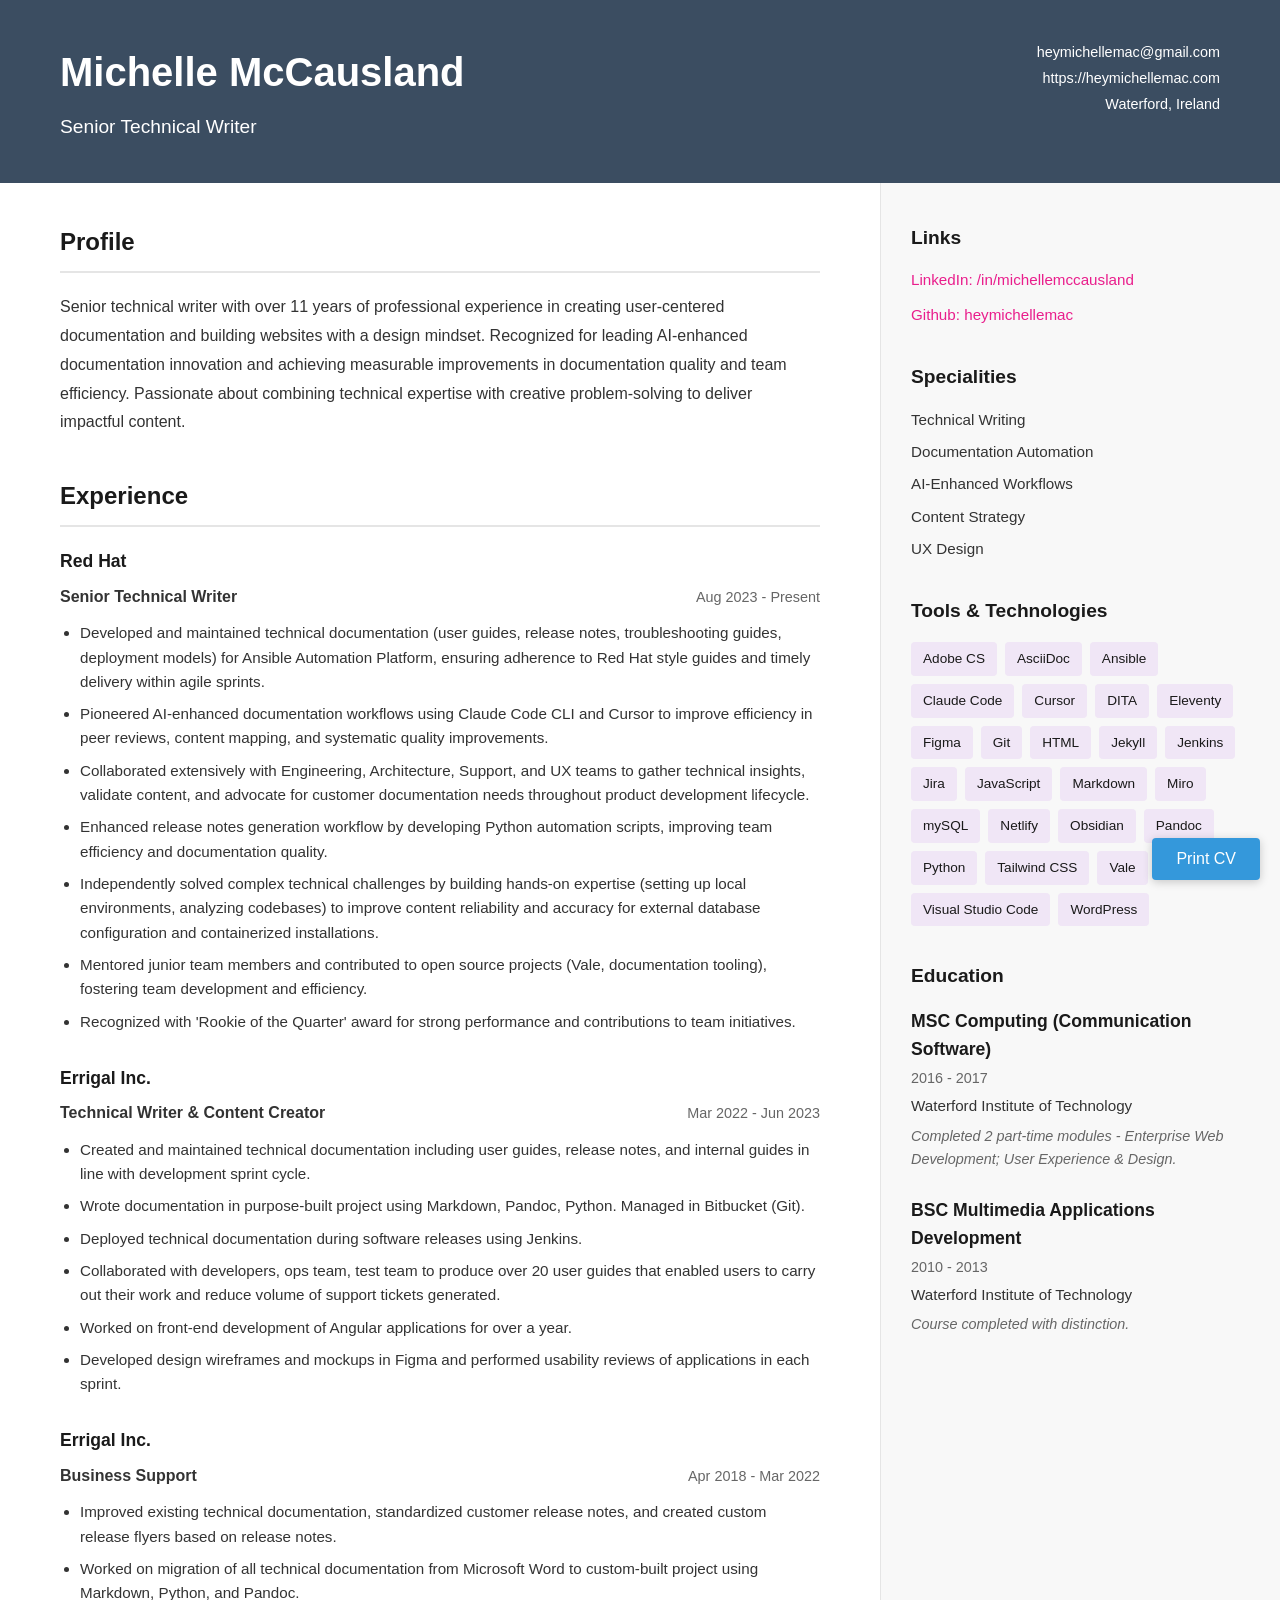
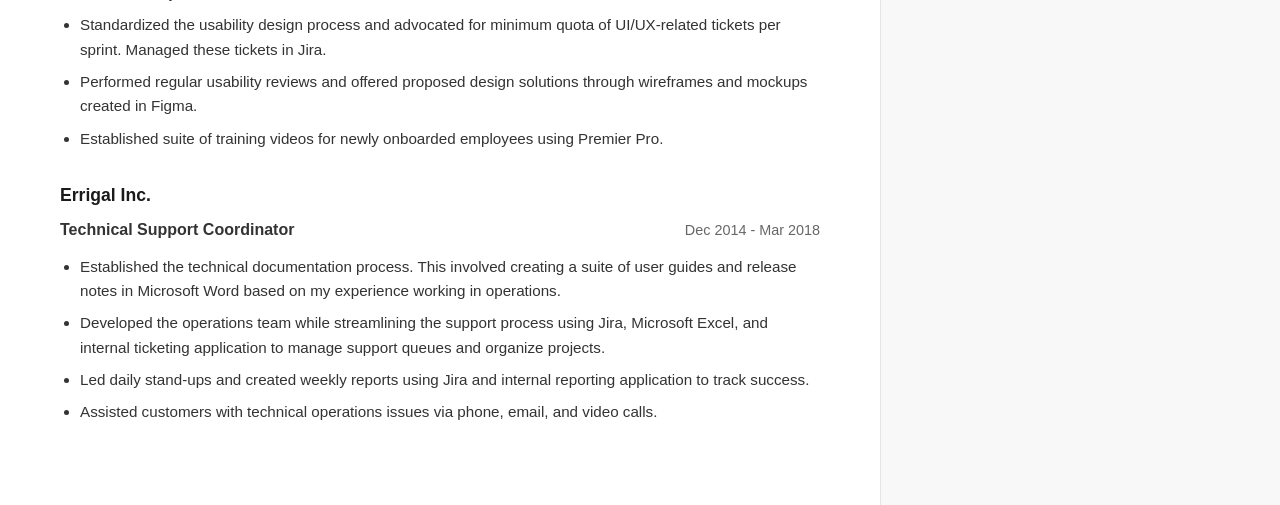
<file: index.html>
<!DOCTYPE html>
<html lang="en">
<head>
    <meta charset="UTF-8">
    <meta name="viewport" content="width=device-width, initial-scale=1.0">
    <meta name="description" content="Michelle McCausland - Senior Technical Writer">
    <title>Michelle McCausland - CV</title>
    <link rel="stylesheet" href="css/style.css">
</head>
<body>
    <!-- Header Section -->
    <header class="header">
        <div class="header-content">
            <h1 class="name">Michelle McCausland</h1>
            <p class="title">Senior Technical Writer</p>
        </div>
        <div class="header-contact">
            
            <p>heymichellemac@gmail.com</p>
            
            
            <p>https://heymichellemac.com</p>
            
            
            <p>Waterford, Ireland</p>
            
        </div>
    </header>

    <div class="main-container">
        <!-- Main Content -->
        <main class="main-content">

            <!-- Profile Section -->
            
            <section class="section">
                <h2 class="section-title">Profile</h2>
                <p class="summary-text">Senior technical writer with over 11 years of professional experience in creating user-centered documentation and building websites with a design mindset. Recognized for leading AI-enhanced documentation innovation and achieving measurable improvements in documentation quality and team efficiency. Passionate about combining technical expertise with creative problem-solving to deliver impactful content.
</p>
            </section>
            

            <!-- Experience Section -->
            
            <section class="section">
                <h2 class="section-title">Experience</h2>
                
                <div class="experience-item">
                    <h3 class="company-name">Red Hat</h3>
                    <div class="job-header">
                        <strong class="job-role">Senior Technical Writer</strong>
                        <span class="job-dates">Aug 2023 - Present</span>
                    </div>
                    
                    <ul class="job-description">
                        
                        <li>Developed and maintained technical documentation (user guides, release notes, troubleshooting guides, deployment models) for Ansible Automation Platform, ensuring adherence to Red Hat style guides and timely delivery within agile sprints.</li>
                        
                        <li>Pioneered AI-enhanced documentation workflows using Claude Code CLI and Cursor to improve efficiency in peer reviews, content mapping, and systematic quality improvements.</li>
                        
                        <li>Collaborated extensively with Engineering, Architecture, Support, and UX teams to gather technical insights, validate content, and advocate for customer documentation needs throughout product development lifecycle.</li>
                        
                        <li>Enhanced release notes generation workflow by developing Python automation scripts, improving team efficiency and documentation quality.</li>
                        
                        <li>Independently solved complex technical challenges by building hands-on expertise (setting up local environments, analyzing codebases) to improve content reliability and accuracy for external database configuration and containerized installations.</li>
                        
                        <li>Mentored junior team members and contributed to open source projects (Vale, documentation tooling), fostering team development and efficiency.</li>
                        
                        <li>Recognized with 'Rookie of the Quarter' award for strong performance and contributions to team initiatives.</li>
                        
                    </ul>
                    
                </div>
                
                <div class="experience-item">
                    <h3 class="company-name">Errigal Inc.</h3>
                    <div class="job-header">
                        <strong class="job-role">Technical Writer & Content Creator</strong>
                        <span class="job-dates">Mar 2022 - Jun 2023</span>
                    </div>
                    
                    <ul class="job-description">
                        
                        <li>Created and maintained technical documentation including user guides, release notes, and internal guides in line with development sprint cycle.</li>
                        
                        <li>Wrote documentation in purpose-built project using Markdown, Pandoc, Python. Managed in Bitbucket (Git).</li>
                        
                        <li>Deployed technical documentation during software releases using Jenkins.</li>
                        
                        <li>Collaborated with developers, ops team, test team to produce over 20 user guides that enabled users to carry out their work and reduce volume of support tickets generated.</li>
                        
                        <li>Worked on front-end development of Angular applications for over a year.</li>
                        
                        <li>Developed design wireframes and mockups in Figma and performed usability reviews of applications in each sprint.</li>
                        
                    </ul>
                    
                </div>
                
                <div class="experience-item">
                    <h3 class="company-name">Errigal Inc.</h3>
                    <div class="job-header">
                        <strong class="job-role">Business Support</strong>
                        <span class="job-dates">Apr 2018 - Mar 2022</span>
                    </div>
                    
                    <ul class="job-description">
                        
                        <li>Improved existing technical documentation, standardized customer release notes, and created custom release flyers based on release notes.</li>
                        
                        <li>Worked on migration of all technical documentation from Microsoft Word to custom-built project using Markdown, Python, and Pandoc.</li>
                        
                        <li>Standardized the usability design process and advocated for minimum quota of UI/UX-related tickets per sprint. Managed these tickets in Jira.</li>
                        
                        <li>Performed regular usability reviews and offered proposed design solutions through wireframes and mockups created in Figma.</li>
                        
                        <li>Established suite of training videos for newly onboarded employees using Premier Pro.</li>
                        
                    </ul>
                    
                </div>
                
                <div class="experience-item">
                    <h3 class="company-name">Errigal Inc.</h3>
                    <div class="job-header">
                        <strong class="job-role">Technical Support Coordinator</strong>
                        <span class="job-dates">Dec 2014 - Mar 2018</span>
                    </div>
                    
                    <ul class="job-description">
                        
                        <li>Established the technical documentation process. This involved creating a suite of user guides and release notes in Microsoft Word based on my experience working in operations.</li>
                        
                        <li>Developed the operations team while streamlining the support process using Jira, Microsoft Excel, and internal ticketing application to manage support queues and organize projects.</li>
                        
                        <li>Led daily stand-ups and created weekly reports using Jira and internal reporting application to track success.</li>
                        
                        <li>Assisted customers with technical operations issues via phone, email, and video calls.</li>
                        
                    </ul>
                    
                </div>
                
            </section>
            
        </main>

        <!-- Sidebar -->
        <aside class="sidebar">
            <!-- Links Section -->
            <section class="sidebar-section">
                <h2 class="sidebar-title">Links</h2>
                
                <a href="https://www.linkedin.com/in/michellemccausland/" target="_blank" class="sidebar-link">LinkedIn: /in/michellemccausland</a>
                
                
                <a href="https://github.com/heymichellemac" target="_blank" class="sidebar-link">Github: heymichellemac</a>
                
            </section>

            <!-- Specialities Section -->
            
            <section class="sidebar-section">
                <h2 class="sidebar-title">Specialities</h2>
                <ul class="sidebar-list">
                    
                    <li>Technical Writing</li>
                    
                    <li>Documentation Automation</li>
                    
                    <li>AI-Enhanced Workflows</li>
                    
                    <li>Content Strategy</li>
                    
                    <li>UX Design</li>
                    
                </ul>
            </section>
            

            <!-- Tools & Technologies Section -->
            
            <section class="sidebar-section">
                <h2 class="sidebar-title">Tools & Technologies</h2>
                <div class="tools-grid">
                    
                    <span class="tool-tag">Adobe CS</span>
                    
                    <span class="tool-tag">AsciiDoc</span>
                    
                    <span class="tool-tag">Ansible</span>
                    
                    <span class="tool-tag">Claude Code</span>
                    
                    <span class="tool-tag">Cursor</span>
                    
                    <span class="tool-tag">DITA</span>
                    
                    <span class="tool-tag">Eleventy</span>
                    
                    <span class="tool-tag">Figma</span>
                    
                    <span class="tool-tag">Git</span>
                    
                    <span class="tool-tag">HTML</span>
                    
                    <span class="tool-tag">Jekyll</span>
                    
                    <span class="tool-tag">Jenkins</span>
                    
                    <span class="tool-tag">Jira</span>
                    
                    <span class="tool-tag">JavaScript</span>
                    
                    <span class="tool-tag">Markdown</span>
                    
                    <span class="tool-tag">Miro</span>
                    
                    <span class="tool-tag">mySQL</span>
                    
                    <span class="tool-tag">Netlify</span>
                    
                    <span class="tool-tag">Obsidian</span>
                    
                    <span class="tool-tag">Pandoc</span>
                    
                    <span class="tool-tag">Python</span>
                    
                    <span class="tool-tag">Tailwind CSS</span>
                    
                    <span class="tool-tag">Vale</span>
                    
                    <span class="tool-tag">Visual Studio Code</span>
                    
                    <span class="tool-tag">WordPress</span>
                    
                </div>
            </section>
            

            <!-- Education Section -->
            
            <section class="sidebar-section">
                <h2 class="sidebar-title">Education</h2>
                
                <div class="education-item">
                    <h3 class="degree-name">MSC Computing (Communication Software)</h3>
                    <p class="education-dates">2016 - 2017</p>
                    <p class="institution-name">Waterford Institute of Technology</p>
                    
                    <p class="education-details">Completed 2 part-time modules - Enterprise Web Development; User Experience & Design.</p>
                    
                </div>
                
                <div class="education-item">
                    <h3 class="degree-name">BSC Multimedia Applications Development</h3>
                    <p class="education-dates">2010 - 2013</p>
                    <p class="institution-name">Waterford Institute of Technology</p>
                    
                    <p class="education-details">Course completed with distinction.</p>
                    
                </div>
                
            </section>
            
        </aside>
    </div>

    <script src="js/main.js"></script>
</body>
</html>
</file>
<file: css/style.css>
/* Reset and Base Styles */
* {
    margin: 0;
    padding: 0;
    box-sizing: border-box;
}

:root {
    --header-bg: #3b4d61;
    --primary-color: #1a1a1a;
    --accent-pink: #e91e8c;
    --text-color: #333;
    --text-light: #666;
    --border-color: #e5e5e5;
    --background: #ffffff;
    --sidebar-bg: #f8f8f8;
    --tag-bg: #f0e6f6;
}

body {
    font-family: -apple-system, BlinkMacSystemFont, 'Segoe UI', Roboto, 'Helvetica Neue', Arial, sans-serif;
    line-height: 1.6;
    color: var(--text-color);
    background: var(--background);
    margin: 0;
    padding: 0;
}

/* Header Styles */
.header {
    background: var(--header-bg);
    color: white;
    padding: 40px 60px;
    display: flex;
    justify-content: space-between;
    align-items: flex-start;
}

.header-content {
    flex: 1;
}

.name {
    font-size: 2.5rem;
    font-weight: 700;
    margin-bottom: 8px;
    color: white;
}

.title {
    font-size: 1.2rem;
    font-weight: 300;
    color: white;
    margin: 0;
}

.header-contact {
    text-align: right;
    font-size: 0.9rem;
    line-height: 1.8;
}

.header-contact p {
    margin: 0;
    color: white;
}

/* Main Container with Two-Column Layout */
.main-container {
    display: grid;
    grid-template-columns: 1fr 400px;
    max-width: 1400px;
    margin: 0 auto;
    gap: 0;
}

/* Main Content Area */
.main-content {
    padding: 40px 60px;
    background: white;
}

/* Sidebar */
.sidebar {
    background: var(--sidebar-bg);
    padding: 40px 30px;
    border-left: 1px solid var(--border-color);
}

.sidebar-section {
    margin-bottom: 35px;
}

.sidebar-title {
    font-size: 1.2rem;
    font-weight: 700;
    color: var(--primary-color);
    margin-bottom: 15px;
}

.sidebar-link {
    display: block;
    color: var(--accent-pink);
    text-decoration: none;
    margin-bottom: 10px;
    font-size: 0.95rem;
}

.sidebar-link:hover {
    text-decoration: underline;
}

.sidebar-list {
    list-style: none;
    padding: 0;
}

.sidebar-list li {
    margin-bottom: 8px;
    color: var(--text-color);
    font-size: 0.95rem;
}

.tools-grid {
    display: flex;
    flex-wrap: wrap;
    gap: 8px;
}

.tool-tag {
    background: var(--tag-bg);
    color: var(--primary-color);
    padding: 6px 12px;
    border-radius: 4px;
    font-size: 0.85rem;
    display: inline-block;
}

/* Section Styles */
.section {
    margin-bottom: 40px;
}

.section-title {
    font-size: 1.5rem;
    font-weight: 700;
    color: var(--primary-color);
    margin-bottom: 20px;
    padding-bottom: 10px;
    border-bottom: 2px solid var(--border-color);
}

.summary-text {
    font-size: 1rem;
    line-height: 1.8;
    color: var(--text-color);
}

/* Experience Styles */
.experience-item {
    margin-bottom: 30px;
}

.company-name {
    font-size: 1.1rem;
    font-weight: 700;
    color: var(--primary-color);
    margin-bottom: 8px;
}

.job-header {
    display: flex;
    justify-content: space-between;
    align-items: baseline;
    margin-bottom: 12px;
    flex-wrap: wrap;
    gap: 10px;
}

.job-role {
    font-size: 1rem;
    font-weight: 600;
    color: var(--text-color);
}

.job-dates {
    font-size: 0.9rem;
    color: var(--text-light);
}

.job-description {
    list-style-position: outside;
    margin-left: 20px;
    margin-top: 10px;
}

.job-description li {
    margin-bottom: 8px;
    color: var(--text-color);
    line-height: 1.6;
    font-size: 0.95rem;
}

/* Education Styles */
.education-item {
    margin-bottom: 25px;
}

.degree-name {
    font-size: 1.1rem;
    font-weight: 700;
    color: var(--primary-color);
    margin-bottom: 4px;
}

.education-dates {
    font-size: 0.9rem;
    color: var(--text-light);
    margin-bottom: 4px;
}

.institution-name {
    font-size: 0.95rem;
    color: var(--text-color);
    margin-bottom: 6px;
}

.education-details {
    font-size: 0.9rem;
    color: var(--text-light);
    font-style: italic;
}

/* Print Styles */
@media print {
    @page {
        margin: 0.75in 0.5in 0.65in 0.5in;
        size: letter;
    }

    body {
        background: white;
        margin: 0;
        padding: 0;
    }

    .header {
        background: var(--header-bg) !important;
        print-color-adjust: exact;
        -webkit-print-color-adjust: exact;
        color-adjust: exact;
        padding: 30px 40px !important;
        margin: 0;
        page-break-after: avoid;
    }

    .header-content,
    .header-contact,
    .header-contact p {
        color: white !important;
        print-color-adjust: exact;
        -webkit-print-color-adjust: exact;
    }

    .name {
        color: white !important;
    }

    .title {
        color: white !important;
    }

    .main-container {
        display: block;
        padding: 0;
        margin: 0;
    }

    .main-content {
        width: 60%;
        float: left;
        padding: 15px 25px 25px 40px;
        box-sizing: border-box;
    }

    .sidebar {
        width: 40%;
        float: right;
        padding: 15px 40px 25px 20px;
        background: white;
        border-left: 2px solid var(--border-color);
        box-sizing: border-box;
    }

    .section {
        margin-bottom: 18px;
    }

    .section-title {
        font-size: 1.2rem;
        margin-bottom: 12px;
        padding-bottom: 6px;
    }

    .experience-item {
        page-break-inside: avoid;
        margin-bottom: 16px;
    }

    .job-description {
        margin-top: 6px;
        margin-left: 18px;
    }

    .job-description li {
        margin-bottom: 4px;
        font-size: 0.85rem;
        line-height: 1.4;
    }

    .sidebar-section {
        page-break-inside: avoid;
        margin-bottom: 20px;
    }

    .sidebar-title {
        font-size: 1.1rem;
        margin-bottom: 10px;
    }

    .sidebar-list li {
        font-size: 0.85rem;
        margin-bottom: 5px;
    }

    .tools-grid {
        gap: 5px;
    }

    .tool-tag {
        background: var(--tag-bg) !important;
        print-color-adjust: exact;
        -webkit-print-color-adjust: exact;
        padding: 4px 9px;
        font-size: 0.75rem;
        page-break-inside: avoid;
    }

    .print-button {
        display: none !important;
    }

    /* Reduce margins for better space usage */
    .summary-text {
        font-size: 0.9rem;
        line-height: 1.45;
    }

    .company-name {
        font-size: 0.95rem;
        margin-bottom: 6px;
    }

    .job-role {
        font-size: 0.88rem;
    }

    .job-dates {
        font-size: 0.82rem;
    }

    .job-header {
        margin-bottom: 8px;
    }

    .education-item {
        margin-bottom: 12px;
        page-break-inside: avoid;
    }

    .degree-name {
        font-size: 0.95rem;
    }

    .education-dates,
    .institution-name {
        font-size: 0.85rem;
    }

    .education-details {
        font-size: 0.8rem;
    }

    /* Ensure education section is visible */
    section:has(.education-item) {
        page-break-before: auto;
        page-break-inside: avoid;
    }

    .sidebar-link {
        font-size: 0.85rem;
        margin-bottom: 8px;
    }
}

/* Responsive Styles */
@media (max-width: 1024px) {
    .main-container {
        grid-template-columns: 1fr;
    }

    .sidebar {
        border-left: none;
        border-top: 1px solid var(--border-color);
    }
}

@media (max-width: 768px) {
    .header {
        flex-direction: column;
        padding: 30px 20px;
    }

    .header-contact {
        text-align: left;
        margin-top: 15px;
    }

    .main-content {
        padding: 30px 20px;
    }

    .sidebar {
        padding: 30px 20px;
    }

    .name {
        font-size: 2rem;
    }

    .title {
        font-size: 1.1rem;
    }

    .job-header {
        flex-direction: column;
        align-items: flex-start;
    }
}

@media (max-width: 480px) {
    .header {
        padding: 20px 15px;
    }

    .main-content {
        padding: 20px 15px;
    }

    .sidebar {
        padding: 20px 15px;
    }

    .name {
        font-size: 1.75rem;
    }

    .tools-grid {
        gap: 6px;
    }

    .tool-tag {
        font-size: 0.8rem;
        padding: 5px 10px;
    }
}
</file>
